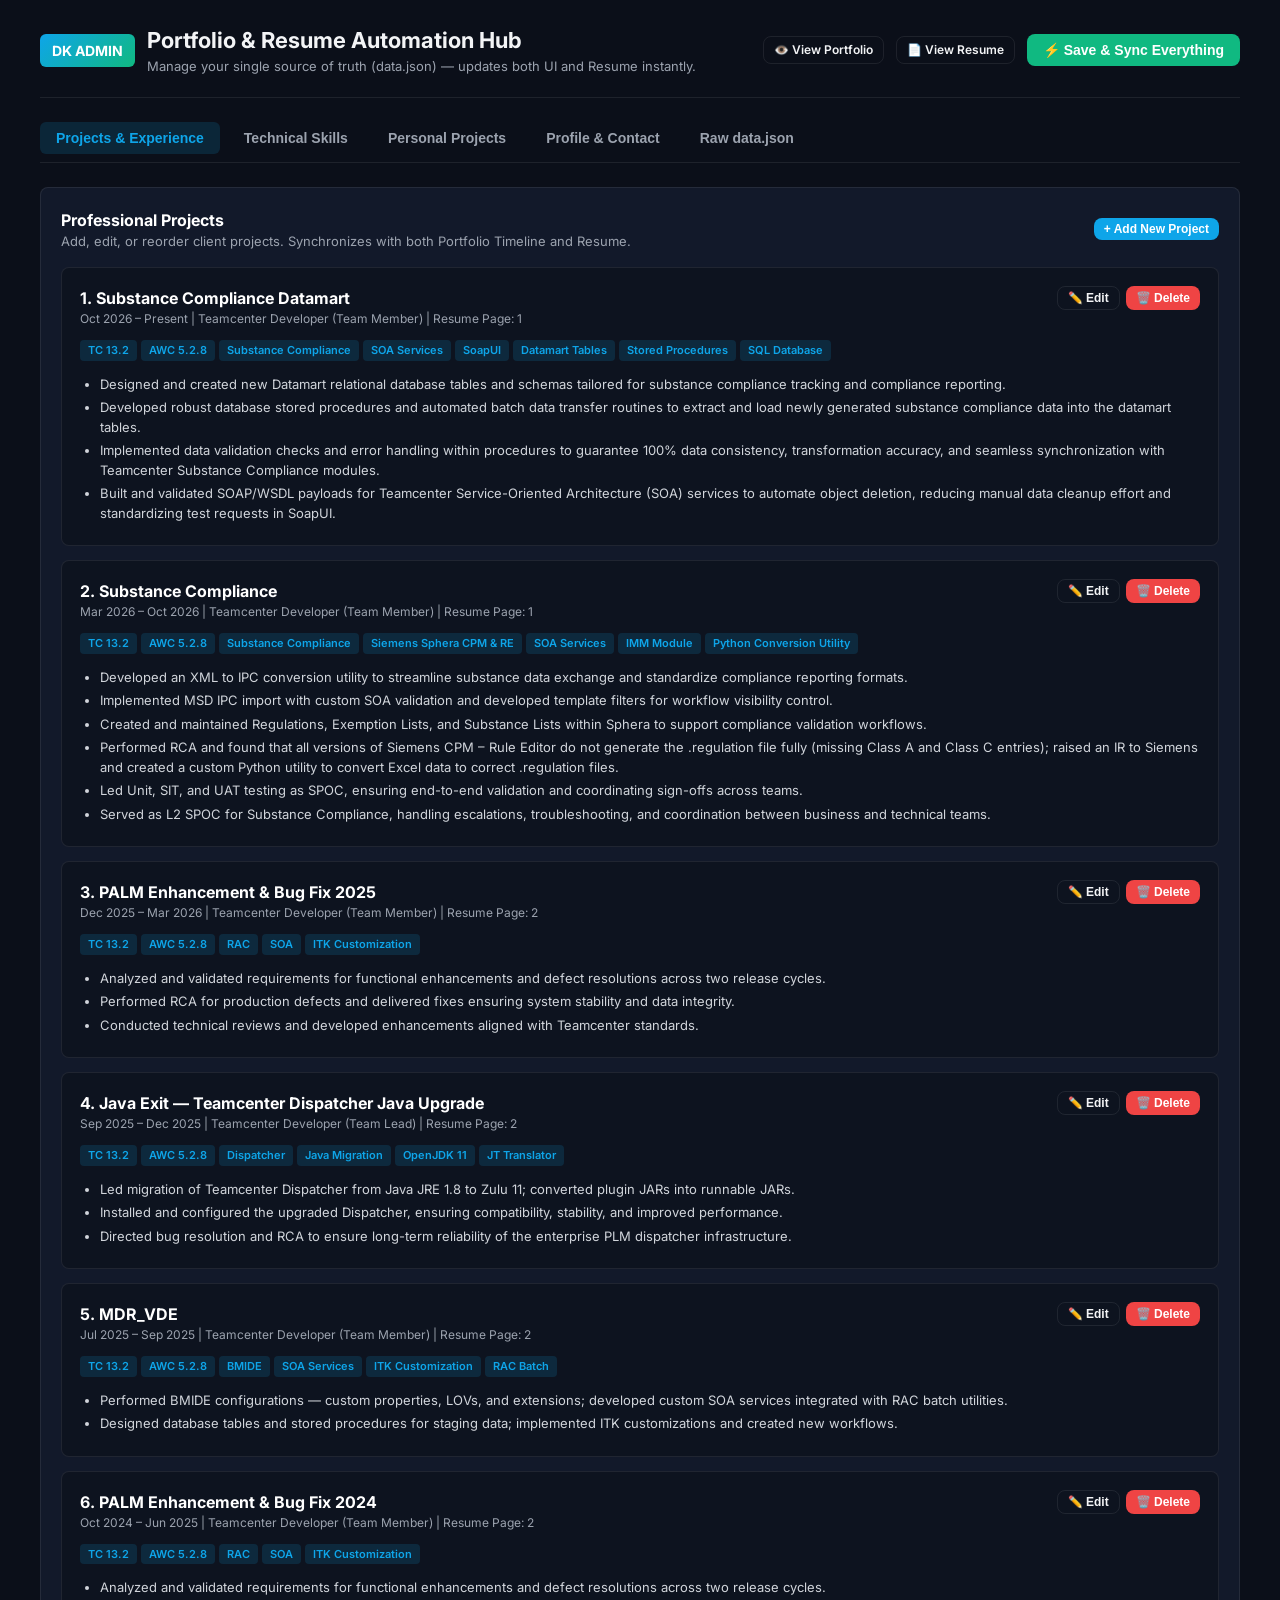
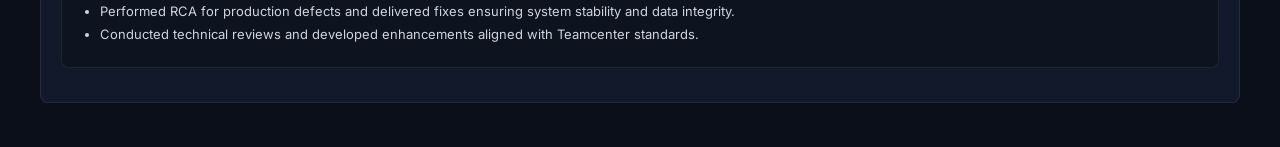
<file: admin.html>
<!DOCTYPE html>
<html lang="en">
<head>
  <meta charset="UTF-8">
  <meta name="viewport" content="width=device-width, initial-scale=1.0">
  <title>Portfolio & Resume Manager | Dinesh K</title>
  <link rel="preconnect" href="https://fonts.googleapis.com">
  <link rel="preconnect" href="https://fonts.gstatic.com" crossorigin>
  <link href="https://fonts.googleapis.com/css2?family=Inter:wght@400;500;600;700&family=Fira+Code:wght@400;500&display=swap" rel="stylesheet">
  <style>
    :root {
      --bg-dark: #0b0f19;
      --card-bg: rgba(22, 30, 49, 0.75);
      --card-border: rgba(255, 255, 255, 0.08);
      --primary: #0ea5e9;
      --primary-hover: #0284c7;
      --accent: #10b981;
      --text: #f3f4f6;
      --text-muted: #9ca3af;
      --danger: #ef4444;
      --radius: 8px;
    }

    * {
      box-sizing: border-box;
      margin: 0;
      padding: 0;
    }

    body {
      background-color: var(--bg-dark);
      color: var(--text);
      font-family: 'Inter', -apple-system, sans-serif;
      padding: 24px;
      line-height: 1.5;
    }

    .container {
      max-width: 1200px;
      margin: 0 auto;
    }

    /* Top Header */
    header {
      display: flex;
      justify-content: space-between;
      align-items: center;
      padding-bottom: 20px;
      margin-bottom: 24px;
      border-bottom: 1px solid var(--card-border);
    }

    .brand {
      display: flex;
      align-items: center;
      gap: 12px;
    }

    .brand-badge {
      background: linear-gradient(135deg, #0ea5e9, #10b981);
      color: #fff;
      font-weight: 700;
      font-size: 14px;
      padding: 6px 12px;
      border-radius: 6px;
    }

    h1 {
      font-size: 22px;
      font-weight: 700;
    }

    .header-actions {
      display: flex;
      gap: 12px;
      align-items: center;
    }

    .btn {
      padding: 8px 16px;
      border-radius: var(--radius);
      font-size: 14px;
      font-weight: 600;
      cursor: pointer;
      display: inline-flex;
      align-items: center;
      gap: 8px;
      text-decoration: none;
      transition: all 0.2s ease;
      border: none;
    }

    .btn-primary {
      background: var(--primary);
      color: #fff;
    }
    .btn-primary:hover {
      background: var(--primary-hover);
    }

    .btn-success {
      background: var(--accent);
      color: #fff;
    }
    .btn-success:hover {
      opacity: 0.9;
    }

    .btn-outline {
      background: transparent;
      border: 1px solid var(--card-border);
      color: var(--text);
    }
    .btn-outline:hover {
      background: rgba(255, 255, 255, 0.05);
    }

    .btn-danger {
      background: var(--danger);
      color: #fff;
    }

    .btn-sm {
      padding: 4px 10px;
      font-size: 12px;
    }

    /* Tabs */
    .tabs {
      display: flex;
      gap: 8px;
      margin-bottom: 24px;
      border-bottom: 1px solid var(--card-border);
      padding-bottom: 8px;
    }

    .tab-btn {
      background: transparent;
      border: none;
      color: var(--text-muted);
      padding: 8px 16px;
      font-size: 14px;
      font-weight: 600;
      cursor: pointer;
      border-radius: 6px;
      transition: all 0.2s;
    }

    .tab-btn.active {
      color: #fff;
      background: rgba(14, 165, 233, 0.15);
      color: var(--primary);
    }

    .tab-content {
      display: none;
    }
    .tab-content.active {
      display: block;
    }

    /* Cards */
    .card {
      background: var(--card-bg);
      border: 1px solid var(--card-border);
      border-radius: var(--radius);
      padding: 20px;
      margin-bottom: 20px;
    }

    .card-header {
      display: flex;
      justify-content: space-between;
      align-items: center;
      margin-bottom: 16px;
    }

    .card-title {
      font-size: 16px;
      font-weight: 700;
      color: #fff;
    }

    /* Forms */
    .form-grid {
      display: grid;
      grid-template-columns: repeat(auto-fit, minmax(280px, 1fr));
      gap: 16px;
      margin-bottom: 16px;
    }

    .form-group {
      margin-bottom: 14px;
    }

    label {
      display: block;
      font-size: 12px;
      font-weight: 600;
      color: var(--text-muted);
      margin-bottom: 6px;
      text-transform: uppercase;
      letter-spacing: 0.5px;
    }

    input, textarea, select {
      width: 100%;
      padding: 9px 12px;
      background: rgba(11, 15, 25, 0.7);
      border: 1px solid var(--card-border);
      border-radius: 6px;
      color: var(--text);
      font-family: inherit;
      font-size: 14px;
      outline: none;
    }
    input:focus, textarea:focus, select:focus {
      border-color: var(--primary);
    }

    textarea {
      resize: vertical;
      min-height: 80px;
    }

    /* Project Items */
    .project-item {
      background: rgba(11, 15, 25, 0.6);
      border: 1px solid var(--card-border);
      border-radius: 8px;
      padding: 18px;
      margin-bottom: 14px;
      transition: border 0.2s;
    }
    .project-item:hover {
      border-color: rgba(14, 165, 233, 0.4);
    }

    .project-header-row {
      display: flex;
      justify-content: space-between;
      align-items: flex-start;
      margin-bottom: 8px;
    }

    .project-title-text {
      font-size: 16px;
      font-weight: 700;
      color: #fff;
    }

    .project-meta-tag {
      font-size: 12px;
      color: var(--text-muted);
    }

    .badge {
      display: inline-block;
      padding: 2px 8px;
      border-radius: 4px;
      font-size: 11px;
      font-weight: 600;
      background: rgba(14, 165, 233, 0.15);
      color: var(--primary);
      margin-right: 4px;
      margin-bottom: 4px;
    }

    .bullets-preview {
      margin-top: 10px;
      padding-left: 20px;
      font-size: 13px;
      color: #d1d5db;
    }
    .bullets-preview li {
      margin-bottom: 4px;
    }

    /* Modal Dialogs */
    .modal-backdrop {
      position: fixed;
      top: 0;
      left: 0;
      right: 0;
      bottom: 0;
      background: rgba(0, 0, 0, 0.75);
      backdrop-filter: blur(4px);
      display: none;
      align-items: center;
      justify-content: center;
      z-index: 1000;
      padding: 20px;
    }
    .modal-backdrop.show {
      display: flex;
    }
    .modal-box {
      background: #111827;
      border: 1px solid rgba(255, 255, 255, 0.15);
      border-radius: 12px;
      width: 100%;
      max-width: 650px;
      max-height: 90vh;
      overflow-y: auto;
      padding: 24px;
      box-shadow: 0 20px 40px rgba(0, 0, 0, 0.6);
      animation: modalFade 0.2s ease;
    }
    @keyframes modalFade {
      from { opacity: 0; transform: scale(0.96); }
      to { opacity: 1; transform: scale(1); }
    }
    .modal-header {
      display: flex;
      justify-content: space-between;
      align-items: center;
      margin-bottom: 20px;
      padding-bottom: 12px;
      border-bottom: 1px solid rgba(255, 255, 255, 0.1);
    }
    .modal-header h3 {
      font-size: 18px;
      font-weight: 700;
      color: #fff;
    }
    .modal-close-btn {
      background: transparent;
      border: none;
      color: var(--text-muted);
      font-size: 24px;
      cursor: pointer;
      line-height: 1;
    }
    .modal-close-btn:hover {
      color: #fff;
    }
    .modal-footer {
      display: flex;
      justify-content: flex-end;
      gap: 12px;
      margin-top: 20px;
      padding-top: 16px;
      border-top: 1px solid rgba(255, 255, 255, 0.1);
    }

    /* Notification Toast */
    #toast {
      position: fixed;
      bottom: 24px;
      right: 24px;
      background: #047857;
      color: #fff;
      padding: 12px 20px;
      border-radius: 8px;
      font-weight: 600;
      box-shadow: 0 10px 25px rgba(0,0,0,0.4);
      display: none;
      z-index: 2000;
      animation: fadeIn 0.3s ease;
    }

    @keyframes fadeIn {
      from { opacity: 0; transform: translateY(10px); }
      to { opacity: 1; transform: translateY(0); }
    }
  </style>
</head>
<body>

  <div class="container">
    <!-- Header -->
    <header>
      <div class="brand">
        <span class="brand-badge">DK ADMIN</span>
        <div>
          <h1>Portfolio &amp; Resume Automation Hub</h1>
          <p style="font-size: 13px; color: var(--text-muted);">Manage your single source of truth (data.json) — updates both UI and Resume instantly.</p>
        </div>
      </div>
      <div class="header-actions">
        <a href="index.html" target="_blank" class="btn btn-outline btn-sm">👁️ View Portfolio</a>
        <a href="resume.html" target="_blank" class="btn btn-outline btn-sm">📄 View Resume</a>
        <button id="save-sync-btn" class="btn btn-success">⚡ Save &amp; Sync Everything</button>
      </div>
    </header>

    <!-- Navigation Tabs -->
    <div class="tabs">
      <button class="tab-btn active" data-tab="projects-tab">Projects &amp; Experience</button>
      <button class="tab-btn" data-tab="skills-tab">Technical Skills</button>
      <button class="tab-btn" data-tab="personal-projects-tab">Personal Projects</button>
      <button class="tab-btn" data-tab="profile-tab">Profile &amp; Contact</button>
      <button class="tab-btn" data-tab="raw-json-tab">Raw data.json</button>
    </div>

    <!-- TAB 1: Projects -->
    <div id="projects-tab" class="tab-content active">
      <div class="card">
        <div class="card-header">
          <div>
            <h2 class="card-title">Professional Projects</h2>
            <p style="font-size: 13px; color: var(--text-muted);">Add, edit, or reorder client projects. Synchronizes with both Portfolio Timeline and Resume.</p>
          </div>
          <button id="add-project-btn" class="btn btn-primary btn-sm">+ Add New Project</button>
        </div>
        <div id="projects-list">
          <!-- Rendered dynamically -->
        </div>
      </div>
    </div>

    <!-- TAB 2: Skills -->
    <div id="skills-tab" class="tab-content">
      <div class="card">
        <div class="card-header">
          <h2 class="card-title">Skills Categories</h2>
          <p style="font-size: 13px; color: var(--text-muted);">Edit skill tags grouped by category.</p>
        </div>
        <div id="skills-categories-container">
          <!-- Rendered dynamically -->
        </div>
      </div>
    </div>

    <!-- TAB 3: Personal Projects -->
    <div id="personal-projects-tab" class="tab-content">
      <div class="card">
        <div class="card-header">
          <div>
            <h2 class="card-title">Personal Projects &amp; AI Innovations</h2>
            <p style="font-size: 13px; color: var(--text-muted);">Showcase your web apps, AI tools, and repositories.</p>
          </div>
          <button id="add-personal-project-btn" class="btn btn-primary btn-sm">+ Add Personal Project</button>
        </div>
        <div id="personal-projects-list">
          <!-- Rendered dynamically -->
        </div>
      </div>
    </div>

    <!-- TAB 4: Profile & Contact -->
    <div id="profile-tab" class="tab-content">
      <div class="card">
        <h2 class="card-title" style="margin-bottom: 16px;">Biographical &amp; Experience Configuration</h2>
        <div class="form-grid">
          <div class="form-group">
            <label>Full Name</label>
            <input type="text" id="prof-name">
          </div>
          <div class="form-group">
            <label>Professional Title</label>
            <input type="text" id="prof-title">
          </div>
          <div class="form-group">
            <label>Experience Start Date (YYYY-MM-DD)</label>
            <input type="date" id="prof-start-date">
          </div>
          <div class="form-group">
            <label>Email</label>
            <input type="email" id="prof-email">
          </div>
          <div class="form-group">
            <label>Phone Number</label>
            <input type="text" id="prof-phone">
          </div>
          <div class="form-group">
            <label>LinkedIn URL</label>
            <input type="text" id="prof-linkedin">
          </div>
        </div>
      </div>
    </div>

    <!-- TAB 5: Raw JSON -->
    <div id="raw-json-tab" class="tab-content">
      <div class="card">
        <div class="card-header">
          <h2 class="card-title">Direct JSON Editor</h2>
          <button id="download-json-btn" class="btn btn-outline btn-sm">📥 Download data.json</button>
        </div>
        <textarea id="raw-json-editor" style="min-height: 450px; font-family: 'Fira Code', monospace; font-size: 13px;"></textarea>
      </div>
    </div>

  </div>

  <!-- PROJECT EDIT MODAL -->
  <div class="modal-backdrop" id="project-modal">
    <div class="modal-box">
      <div class="modal-header">
        <h3 id="project-modal-title">Edit Project</h3>
        <button class="modal-close-btn" onclick="closeProjectModal()">&times;</button>
      </div>
      <div class="form-grid">
        <div class="form-group" style="grid-column: 1 / -1;">
          <label>Project Name</label>
          <input type="text" id="proj-modal-name" placeholder="e.g. Substance Compliance Datamart">
        </div>
        <div class="form-group">
          <label>Period / Dates</label>
          <input type="text" id="proj-modal-period" placeholder="e.g. Oct 2026 – Present">
        </div>
        <div class="form-group">
          <label>Role</label>
          <input type="text" id="proj-modal-role" placeholder="e.g. Teamcenter Developer">
        </div>
        <div class="form-group">
          <label>Team Role</label>
          <input type="text" id="proj-modal-team-role" placeholder="e.g. Team Member or Team Lead">
        </div>
        <div class="form-group">
          <label>Resume Page</label>
          <select id="proj-modal-page">
            <option value="1">Page 1</option>
            <option value="2">Page 2</option>
          </select>
        </div>
        <div class="form-group" style="grid-column: 1 / -1;">
          <label>Tech Line for Resume</label>
          <input type="text" id="proj-modal-tech-resume" placeholder="e.g. TC 13.2.4, AW 5.2.4, Substance Compliance, SQL Stored Procedures">
        </div>
        <div class="form-group" style="grid-column: 1 / -1;">
          <label>Portfolio Tech Tags (comma separated)</label>
          <input type="text" id="proj-modal-tech-tags" placeholder="e.g. TC 13.2.4, AW 5.2.4, Substance Compliance, Datamart Tables, SQL Database">
        </div>
        <div class="form-group" style="grid-column: 1 / -1;">
          <label>Filter Categories (space separated: customization, configuration, lead)</label>
          <input type="text" id="proj-modal-categories" placeholder="e.g. customization configuration">
        </div>
        <div class="form-group" style="grid-column: 1 / -1;">
          <label>Bullet Points (One bullet per line)</label>
          <textarea id="proj-modal-bullets" style="min-height: 120px;" placeholder="Enter each bullet on a new line..."></textarea>
        </div>
      </div>
      <div class="modal-footer">
        <button class="btn btn-outline" onclick="closeProjectModal()">Cancel</button>
        <button class="btn btn-primary" onclick="saveProjectFromModal()">Save Project</button>
      </div>
    </div>
  </div>

  <!-- PERSONAL PROJECT EDIT MODAL -->
  <div class="modal-backdrop" id="personal-project-modal">
    <div class="modal-box">
      <div class="modal-header">
        <h3 id="personal-modal-title">Edit Personal Project</h3>
        <button class="modal-close-btn" onclick="closePersonalModal()">&times;</button>
      </div>
      <div class="form-grid">
        <div class="form-group" style="grid-column: 1 / -1;">
          <label>Project Title</label>
          <input type="text" id="pers-modal-title" placeholder="e.g. TC Buddy — AI Teamcenter ITK Code Generator">
        </div>
        <div class="form-group">
          <label>Status</label>
          <select id="pers-modal-status">
            <option value="Live">Live</option>
            <option value="In Progress">In Progress</option>
            <option value="70% Complete">70% Complete</option>
            <option value="Beta">Beta</option>
          </select>
        </div>
        <div class="form-group">
          <label>Button Action Text</label>
          <input type="text" id="pers-modal-btn-text" placeholder="e.g. Visit Live Web App">
        </div>
        <div class="form-group" style="grid-column: 1 / -1;">
          <label>Project URL / Live Link</label>
          <input type="text" id="pers-modal-url" placeholder="e.g. https://tc-buddy-pi.vercel.app">
        </div>
        <div class="form-group" style="grid-column: 1 / -1;">
          <label>Description</label>
          <textarea id="pers-modal-desc" style="min-height: 100px;" placeholder="Describe what you built, architecture, technologies..."></textarea>
        </div>
        <div class="form-group" style="grid-column: 1 / -1;">
          <label>Tech Tags (comma separated)</label>
          <input type="text" id="pers-modal-tech" placeholder="e.g. Teamcenter ITK, Ollama LLM, RAG Pipeline, Vector DB">
        </div>
      </div>
      <div class="modal-footer">
        <button class="btn btn-outline" onclick="closePersonalModal()">Cancel</button>
        <button class="btn btn-primary" onclick="savePersonalProjectFromModal()">Save Personal Project</button>
      </div>
    </div>
  </div>

  <div id="toast">Saved &amp; Synchronized!</div>

  <script>
    let globalData = null;
    let currentEditingProjectIndex = null;
    let currentEditingPersonalIndex = null;

    // Load data.json on page load
    async function loadData() {
      try {
        const res = await fetch('data.json?t=' + Date.now());
        globalData = await res.json();
        renderAll();
      } catch (e) {
        console.error('Failed to load data.json:', e);
        alert('Could not load data.json. Ensure server.py is running!');
      }
    }

    function renderAll() {
      renderProjects();
      renderSkills();
      renderPersonalProjects();
      renderProfile();
      document.getElementById('raw-json-editor').value = JSON.stringify(globalData, null, 2);
    }

    // Tab Switching
    document.querySelectorAll('.tab-btn').forEach(btn => {
      btn.addEventListener('click', () => {
        document.querySelectorAll('.tab-btn').forEach(b => b.classList.remove('active'));
        document.querySelectorAll('.tab-content').forEach(c => c.classList.remove('active'));
        btn.classList.add('active');
        document.getElementById(btn.getAttribute('data-tab')).classList.add('active');
      });
    });

    // =========================================================================
    // Professional Projects Logic
    // =========================================================================

    function renderProjects() {
      const container = document.getElementById('projects-list');
      container.innerHTML = '';

      globalData.projects.forEach((p, idx) => {
        const item = document.createElement('div');
        item.className = 'project-item';
        item.innerHTML = `
          <div class="project-header-row">
            <div>
              <div class="project-title-text">${idx + 1}. ${p.name}</div>
              <div class="project-meta-tag">${p.period} | ${p.role} (${p.teamRole}) | Resume Page: ${p.page || 1}</div>
            </div>
            <div style="display: flex; gap: 6px;">
              <button class="btn btn-outline btn-sm" onclick="editProject(${idx})">✏️ Edit</button>
              <button class="btn btn-danger btn-sm" onclick="deleteProject(${idx})">🗑️ Delete</button>
            </div>
          </div>
          <div style="margin: 8px 0;">
            ${(p.techTags || []).map(t => `<span class="badge">${t}</span>`).join('')}
          </div>
          <ul class="bullets-preview">
            ${(p.bullets || []).map(b => `<li>${b}</li>`).join('')}
          </ul>
        `;
        container.appendChild(item);
      });
    }

    function editProject(idx) {
      currentEditingProjectIndex = idx;
      const p = globalData.projects[idx];
      document.getElementById('project-modal-title').textContent = `Edit Project: ${p.name}`;
      document.getElementById('proj-modal-name').value = p.name || '';
      document.getElementById('proj-modal-period').value = p.period || '';
      document.getElementById('proj-modal-role').value = p.role || 'Teamcenter Developer';
      document.getElementById('proj-modal-team-role').value = p.teamRole || 'Team Member';
      document.getElementById('proj-modal-tech-resume').value = p.techResume || '';
      document.getElementById('proj-modal-tech-tags').value = (p.techTags || []).join(', ');
      document.getElementById('proj-modal-categories').value = (p.categories || []).join(' ');
      document.getElementById('proj-modal-page').value = p.page || 1;
      document.getElementById('proj-modal-bullets').value = (p.bullets || []).join('\n');
      document.getElementById('project-modal').classList.add('show');
    }

    function openAddProjectModal() {
      currentEditingProjectIndex = null;
      document.getElementById('project-modal-title').textContent = 'Add New Project';
      document.getElementById('proj-modal-name').value = '';
      document.getElementById('proj-modal-period').value = 'Present';
      document.getElementById('proj-modal-role').value = 'Teamcenter Developer';
      document.getElementById('proj-modal-team-role').value = 'Team Member';
      document.getElementById('proj-modal-tech-resume').value = 'TC 13.2.4, AW 5.2.4';
      document.getElementById('proj-modal-tech-tags').value = 'TC 13.2.4, AW 5.2.4';
      document.getElementById('proj-modal-categories').value = 'customization';
      document.getElementById('proj-modal-page').value = 1;
      document.getElementById('proj-modal-bullets').value = '';
      document.getElementById('project-modal').classList.add('show');
    }

    function closeProjectModal() {
      document.getElementById('project-modal').classList.remove('show');
    }

    function saveProjectFromModal() {
      const name = document.getElementById('proj-modal-name').value.trim();
      if (!name) {
        alert('Project Name is required');
        return;
      }
      const period = document.getElementById('proj-modal-period').value.trim() || 'Present';
      const role = document.getElementById('proj-modal-role').value.trim() || 'Teamcenter Developer';
      const teamRole = document.getElementById('proj-modal-team-role').value.trim() || 'Team Member';
      const techResume = document.getElementById('proj-modal-tech-resume').value.trim();
      const techTags = document.getElementById('proj-modal-tech-tags').value.split(',').map(s => s.trim()).filter(Boolean);
      const categories = document.getElementById('proj-modal-categories').value.split(' ').map(s => s.trim()).filter(Boolean);
      const page = parseInt(document.getElementById('proj-modal-page').value) || 1;
      const bullets = document.getElementById('proj-modal-bullets').value.split('\n').map(s => s.trim()).filter(Boolean);

      const projectObj = {
        id: name.toLowerCase().replace(/[^a-z0-9]+/g, '-'),
        name,
        period,
        role,
        teamRole,
        techResume: techResume || techTags.join(', '),
        techTags: techTags.length ? techTags : ['TC 13.2.4', 'AW 5.2.4'],
        categories: categories.length ? categories : ['customization'],
        page,
        bullets
      };

      if (currentEditingProjectIndex !== null) {
        globalData.projects[currentEditingProjectIndex] = projectObj;
      } else {
        globalData.projects.unshift(projectObj);
      }

      closeProjectModal();
      renderProjects();
      showToast('Project updated! Click "Save & Sync Everything" to apply to UI & Resume.');
    }

    function deleteProject(idx) {
      if (confirm(`Delete "${globalData.projects[idx].name}"?`)) {
        globalData.projects.splice(idx, 1);
        renderProjects();
      }
    }

    document.getElementById('add-project-btn').addEventListener('click', openAddProjectModal);

    // =========================================================================
    // Personal Projects Logic
    // =========================================================================

    function renderPersonalProjects() {
      const container = document.getElementById('personal-projects-list');
      container.innerHTML = '';
      (globalData.personalProjects || []).forEach((p, idx) => {
        const item = document.createElement('div');
        item.className = 'project-item';
        item.innerHTML = `
          <div class="project-header-row">
            <div>
              <div class="project-title-text">${p.title}</div>
              <div class="project-meta-tag"><a href="${p.url}" target="_blank" style="color: var(--primary);">${p.url}</a> | Status: <span class="badge">${p.status}</span></div>
            </div>
            <div style="display: flex; gap: 6px;">
              <button class="btn btn-outline btn-sm" onclick="editPersonalProject(${idx})">✏️ Edit</button>
              <button class="btn btn-danger btn-sm" onclick="deletePersonalProject(${idx})">🗑️ Delete</button>
            </div>
          </div>
          <p style="font-size: 13px; color: #d1d5db; margin: 8px 0;">${p.description}</p>
          <div>
            ${(p.tech || []).map(t => `<span class="badge">${t}</span>`).join('')}
          </div>
        `;
        container.appendChild(item);
      });
    }

    function editPersonalProject(idx) {
      currentEditingPersonalIndex = idx;
      const p = globalData.personalProjects[idx];
      document.getElementById('personal-modal-title').textContent = `Edit Personal Project: ${p.title}`;
      document.getElementById('pers-modal-title').value = p.title || '';
      document.getElementById('pers-modal-status').value = p.status || 'Live';
      document.getElementById('pers-modal-url').value = p.url || '';
      document.getElementById('pers-modal-btn-text').value = p.buttonText || 'Visit Live Web App';
      document.getElementById('pers-modal-desc').value = p.description || '';
      document.getElementById('pers-modal-tech').value = (p.tech || []).join(', ');
      document.getElementById('personal-project-modal').classList.add('show');
    }

    function openAddPersonalProjectModal() {
      currentEditingPersonalIndex = null;
      document.getElementById('personal-modal-title').textContent = 'Add Personal Project';
      document.getElementById('pers-modal-title').value = '';
      document.getElementById('pers-modal-status').value = 'Live';
      document.getElementById('pers-modal-url').value = '';
      document.getElementById('pers-modal-btn-text').value = 'Visit Live Web App';
      document.getElementById('pers-modal-desc').value = '';
      document.getElementById('pers-modal-tech').value = '';
      document.getElementById('personal-project-modal').classList.add('show');
    }

    function closePersonalModal() {
      document.getElementById('personal-project-modal').classList.remove('show');
    }

    function savePersonalProjectFromModal() {
      const title = document.getElementById('pers-modal-title').value.trim();
      if (!title) {
        alert('Project Title is required');
        return;
      }
      const status = document.getElementById('pers-modal-status').value.trim() || 'Live';
      const url = document.getElementById('pers-modal-url').value.trim();
      const buttonText = document.getElementById('pers-modal-btn-text').value.trim() || 'Visit Live Web App';
      const description = document.getElementById('pers-modal-desc').value.trim();
      const tech = document.getElementById('pers-modal-tech').value.split(',').map(s => s.trim()).filter(Boolean);

      const personalObj = {
        id: title.toLowerCase().replace(/[^a-z0-9]+/g, '-'),
        title,
        status,
        statusColor: status.toLowerCase() === 'live' ? 'green' : 'blue',
        url,
        buttonText,
        description,
        tech
      };

      if (currentEditingPersonalIndex !== null) {
        globalData.personalProjects[currentEditingPersonalIndex] = personalObj;
      } else {
        globalData.personalProjects.push(personalObj);
      }

      closePersonalModal();
      renderPersonalProjects();
      showToast('Personal project updated! Click "Save & Sync Everything" to apply to UI & Resume.');
    }

    function deletePersonalProject(idx) {
      if (confirm(`Delete "${globalData.personalProjects[idx].title}"?`)) {
        globalData.personalProjects.splice(idx, 1);
        renderPersonalProjects();
      }
    }

    document.getElementById('add-personal-project-btn').addEventListener('click', openAddPersonalProjectModal);

    // =========================================================================
    // Skills Logic
    // =========================================================================

    function renderSkills() {
      const container = document.getElementById('skills-categories-container');
      container.innerHTML = '';
      
      const mapping = [
        { key: 'coreTC', title: 'Core Teamcenter' },
        { key: 'integration', title: 'Integration & Upgrade' },
        { key: 'programming', title: 'Programming & Database' },
        { key: 'tools', title: 'Tools & Platforms' },
        { key: 'documentation', title: 'Documentation & Guides' }
      ];

      mapping.forEach(m => {
        const items = globalData.skills[m.key] || [];
        const group = document.createElement('div');
        group.className = 'form-group';
        group.innerHTML = `
          <label>${m.title}</label>
          <div style="display: flex; flex-wrap: wrap; gap: 6px; margin-bottom: 8px;">
            ${items.map((s, sIdx) => `
              <span class="badge" style="display: inline-flex; align-items: center; gap: 5px; padding: 4px 8px;">
                <span style="cursor: pointer; opacity: 0.6; font-size: 10px;" title="Move Left / Earlier" onclick="moveSkill('${m.key}', ${sIdx}, -1)">◀</span>
                <strong>${s.name}</strong>
                <span style="cursor: pointer; opacity: 0.6; font-size: 10px;" title="Move Right / Later" onclick="moveSkill('${m.key}', ${sIdx}, 1)">▶</span>
                <span style="cursor: pointer; opacity: 0.7; color: #ef4444; margin-left: 3px;" title="Delete" onclick="removeSkill('${m.key}', ${sIdx})">&times;</span>
              </span>
            `).join('')}
          </div>
          <div style="display: flex; gap: 8px;">
            <input type="text" placeholder="Add skill name..." id="new-skill-${m.key}">
            <button class="btn btn-outline btn-sm" onclick="addSkill('${m.key}')">+ Add</button>
          </div>
        `;
        container.appendChild(group);
      });
    }

    function moveSkill(categoryKey, idx, direction) {
      const list = globalData.skills[categoryKey];
      const targetIdx = idx + direction;
      if (targetIdx < 0 || targetIdx >= list.length) return;
      const temp = list[idx];
      list[idx] = list[targetIdx];
      list[targetIdx] = temp;
      renderSkills();
    }

    function addSkill(categoryKey) {
      const input = document.getElementById(`new-skill-${categoryKey}`);
      const val = input.value.trim();
      if (!val) return;
      globalData.skills[categoryKey].push({ name: val, icon: val.substring(0, 3).toUpperCase() });
      input.value = '';
      renderSkills();
    }

    function removeSkill(categoryKey, idx) {
      globalData.skills[categoryKey].splice(idx, 1);
      renderSkills();
    }

    // =========================================================================
    // Profile & Bio Logic
    // =========================================================================

    function renderProfile() {
      const p = globalData.personal;
      document.getElementById('prof-name').value = p.name || '';
      document.getElementById('prof-title').value = p.title || '';
      document.getElementById('prof-start-date').value = p.experienceStartDate || '';
      document.getElementById('prof-email').value = p.email || '';
      document.getElementById('prof-phone').value = p.phone || '';
      document.getElementById('prof-linkedin').value = p.linkedin || '';
    }

    function updateProfileFromInputs() {
      const p = globalData.personal;
      p.name = document.getElementById('prof-name').value;
      p.title = document.getElementById('prof-title').value;
      p.experienceStartDate = document.getElementById('prof-start-date').value;
      p.email = document.getElementById('prof-email').value;
      p.phone = document.getElementById('prof-phone').value;
      p.linkedin = document.getElementById('prof-linkedin').value;
    }

    // =========================================================================
    // Save & Synchronize Handler
    // =========================================================================

    document.getElementById('save-sync-btn').addEventListener('click', async () => {
      updateProfileFromInputs();

      const activeTab = document.querySelector('.tab-btn.active').getAttribute('data-tab');
      if (activeTab === 'raw-json-tab') {
        try {
          globalData = JSON.parse(document.getElementById('raw-json-editor').value);
        } catch (e) {
          alert('Invalid JSON syntax: ' + e.message);
          return;
        }
      }

      const btn = document.getElementById('save-sync-btn');
      btn.textContent = 'Saving & Syncing...';
      btn.disabled = true;

      try {
        const response = await fetch('/api/save', {
          method: 'POST',
          headers: { 'Content-Type': 'application/json' },
          body: JSON.stringify(globalData, null, 2)
        });

        if (response.ok) {
          showToast('✅ Saved & Synchronized to Portfolio and Resume!');
          renderAll();
        } else {
          fallbackSave();
        }
      } catch (err) {
        fallbackSave();
      } finally {
        btn.textContent = '⚡ Save & Sync Everything';
        btn.disabled = false;
      }
    });

    document.getElementById('download-json-btn').addEventListener('click', fallbackSave);

    function fallbackSave() {
      const blob = new Blob([JSON.stringify(globalData, null, 2)], { type: 'application/json' });
      const url = URL.createObjectURL(blob);
      const a = document.createElement('a');
      a.href = url;
      a.download = 'data.json';
      a.click();
      URL.revokeObjectURL(url);
      alert('Downloaded updated data.json! Place it in the repository and run: python sync.py');
    }

    function showToast(msg) {
      const toast = document.getElementById('toast');
      toast.textContent = msg;
      toast.style.display = 'block';
      setTimeout(() => { toast.style.display = 'none'; }, 3500);
    }

    // Close modals on clicking backdrop
    window.addEventListener('click', (e) => {
      if (e.target.classList.contains('modal-backdrop')) {
        closeProjectModal();
        closePersonalModal();
      }
    });

    // Initial Load
    loadData();
  </script>
</body>
</html>
</file>
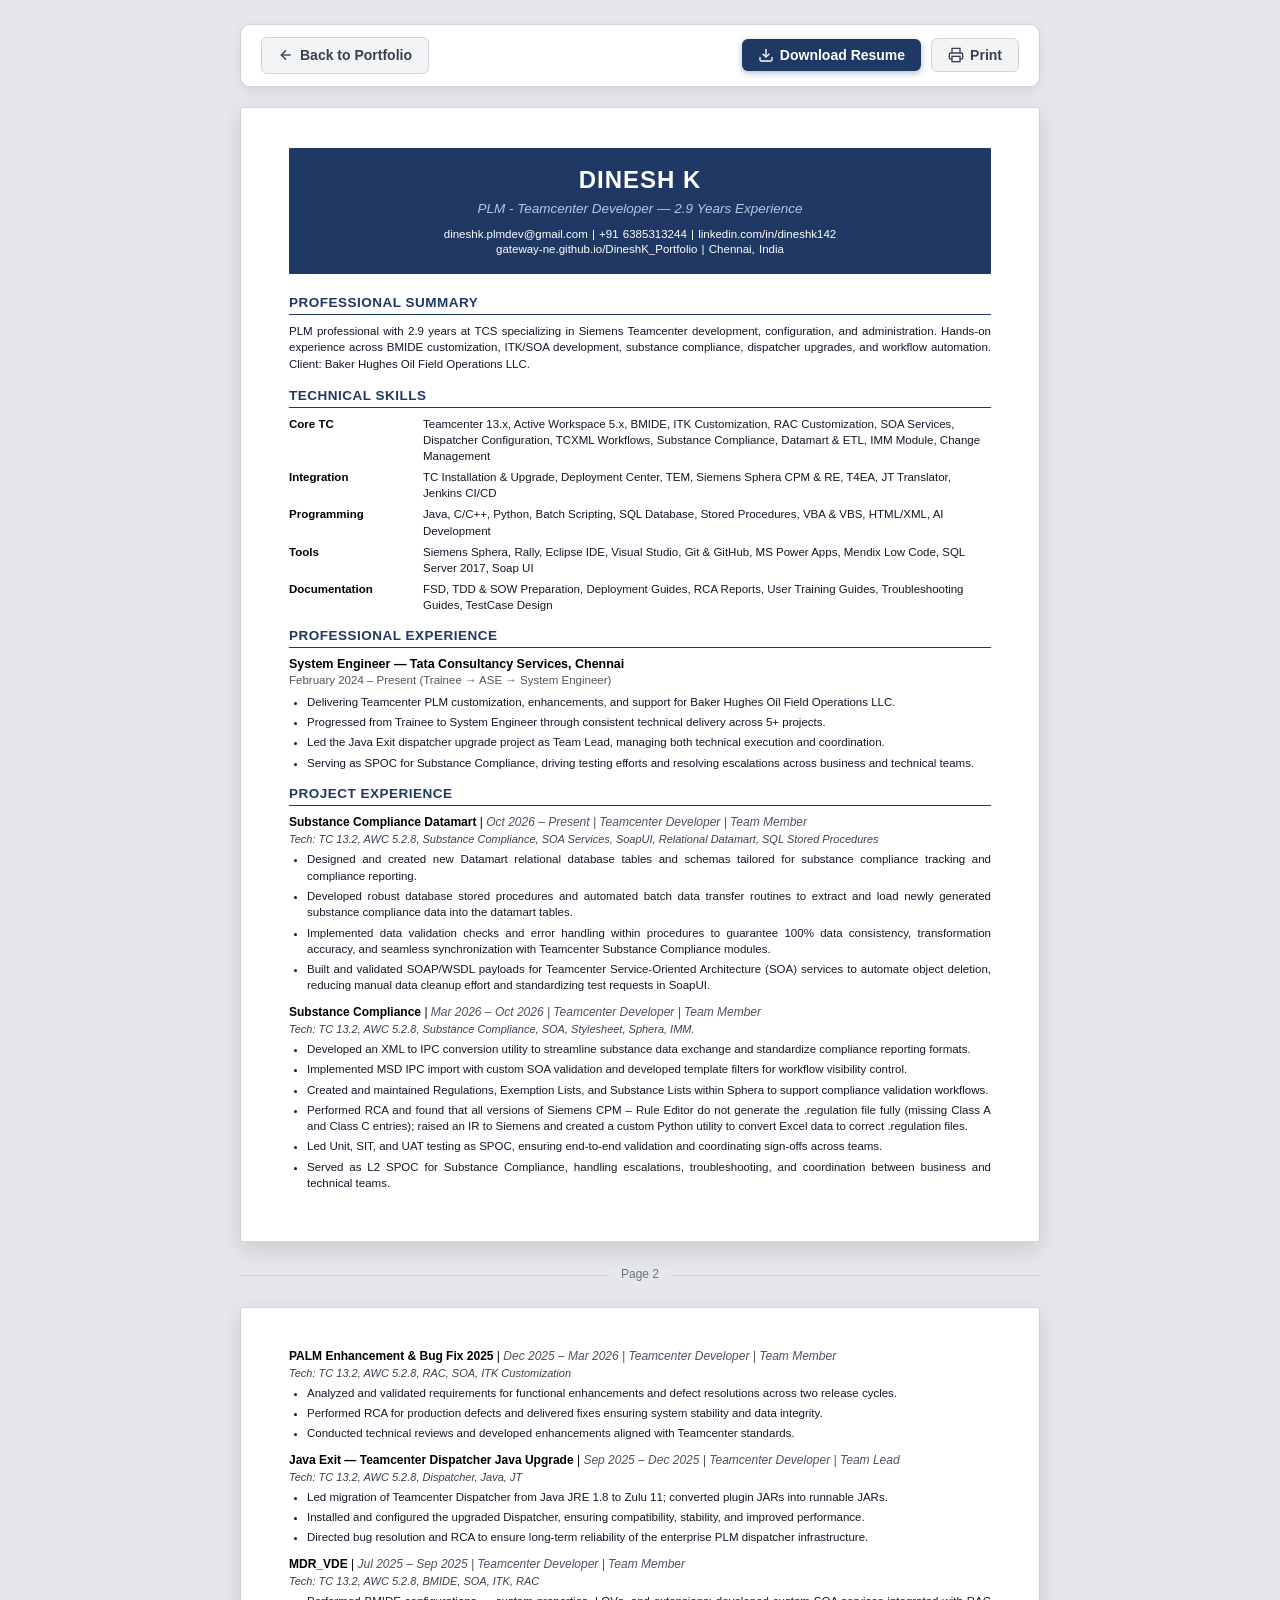
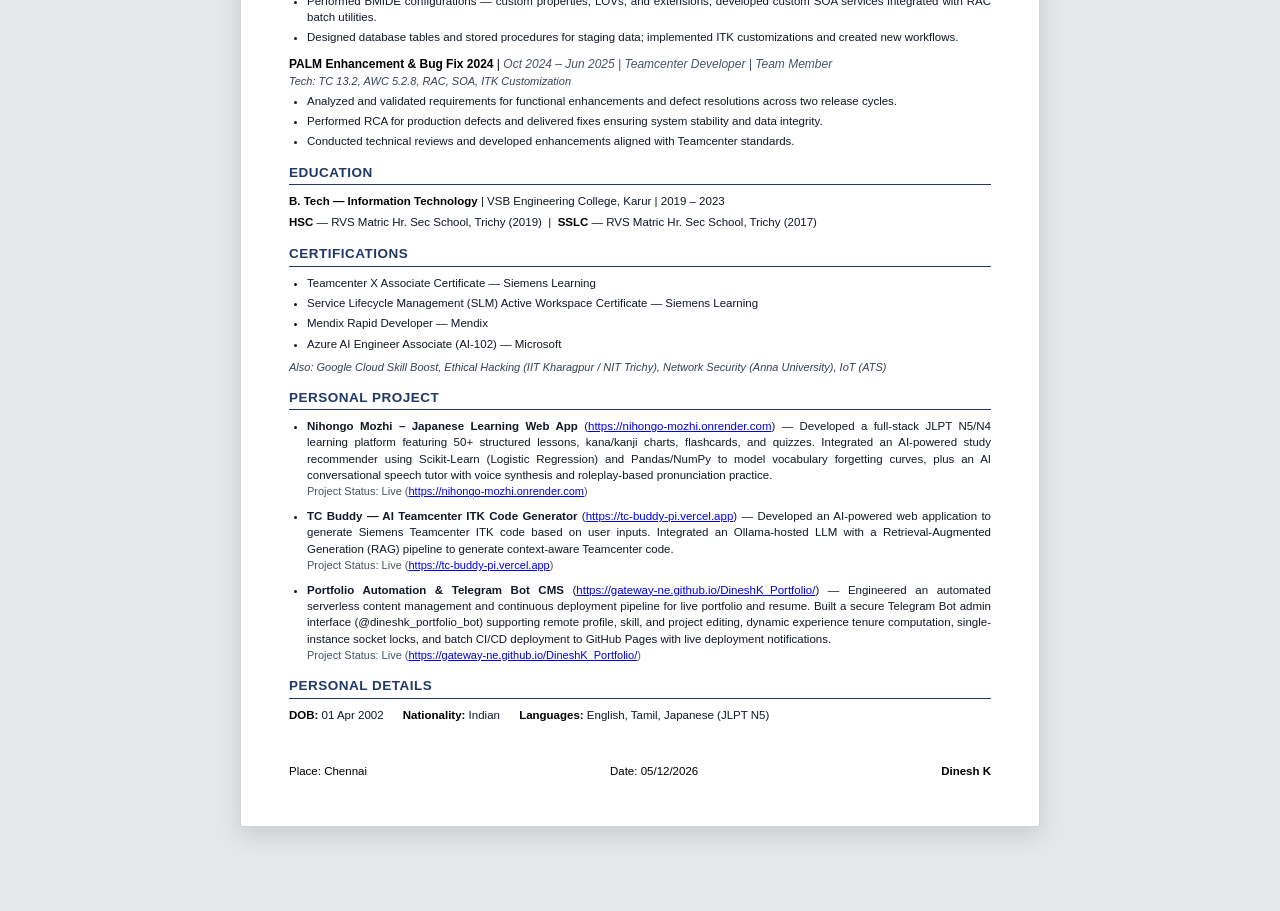
<file: resume.html>
<!DOCTYPE html>
<html lang="en">
<head>
  <meta charset="UTF-8">
  <meta name="viewport" content="width=device-width, initial-scale=1.0">
  <title>Dinesh K - Resume | PLM & Teamcenter Developer</title>
  <meta name="description" content="Resume of Dinesh K - Siemens Teamcenter & PLM Developer.">
  <link rel="preconnect" href="https://fonts.googleapis.com">
  <link rel="preconnect" href="https://fonts.gstatic.com" crossorigin>
  <link href="https://fonts.googleapis.com/css2?family=Segoe+UI:ital,wght@0,400;0,600;0,700;1,400&family=Inter:wght@400;500;600;700&display=swap" rel="stylesheet">
  <!-- Local html2pdf for dynamic PDF download with updated experience years -->
  <script src="assets/html2pdf.bundle.min.js"></script>
  <style>
    :root {
      --bg-page: #e5e7eb;
      --paper-bg: #ffffff;
      --navy-primary: #1f3864;
      --navy-secondary: #2f5597;
      --text-dark: #000000;
      --text-body: #111827;
      --text-muted: #374151;
      --text-light: #555555;
      --sub-blue: #b4c6e7;
    }

    *, *::before, *::after {
      box-sizing: border-box;
      margin: 0;
      padding: 0;
    }

    body {
      background-color: var(--bg-page);
      font-family: 'Segoe UI', Arial, sans-serif;
      color: var(--text-body);
      line-height: 1.35;
      padding: 24px 12px 60px;
      -webkit-font-smoothing: antialiased;
    }

    /* Action bar at the top */
    .action-bar {
      max-width: 800px;
      margin: 0 auto 20px;
      display: flex;
      justify-content: space-between;
      align-items: center;
      flex-wrap: wrap;
      gap: 12px;
      background: #ffffff;
      padding: 12px 20px;
      border-radius: 10px;
      box-shadow: 0 4px 12px rgba(0,0,0,0.08);
      border: 1px solid #d1d5db;
    }

    .action-bar-left, .action-bar-right {
      display: flex;
      align-items: center;
      gap: 10px;
    }

    .btn {
      display: inline-flex;
      align-items: center;
      gap: 6px;
      padding: 8px 16px;
      font-size: 14px;
      font-weight: 600;
      border-radius: 6px;
      cursor: pointer;
      text-decoration: none;
      transition: all 0.2s ease;
      font-family: inherit;
      border: none;
    }

    .btn-back {
      background: #f3f4f6;
      color: #374151;
      border: 1px solid #d1d5db;
    }

    .btn-back:hover {
      background: #e5e7eb;
      transform: translateX(-2px);
    }

    .btn-download {
      background: #1f3864;
      color: #ffffff;
      box-shadow: 0 2px 6px rgba(31, 56, 100, 0.35);
    }

    .btn-download:hover {
      background: #16294a;
      transform: translateY(-1px);
      box-shadow: 0 4px 10px rgba(31, 56, 100, 0.45);
    }

    .btn-download:disabled {
      opacity: 0.7;
      cursor: not-allowed;
    }

    .btn-print {
      background: #f3f4f6;
      color: #374151;
      border: 1px solid #d1d5db;
    }

    .btn-print:hover {
      background: #e5e7eb;
    }

    .notice-badge {
      font-size: 12px;
      color: #047857;
      background: #d1fae5;
      padding: 4px 10px;
      border-radius: 9999px;
      font-weight: 600;
      display: inline-flex;
      align-items: center;
      gap: 4px;
    }

    /* Resume Document Wrapper (Exact A4 proportion & Original Visual Layout) */
    .resume-document {
      width: 100%;
      max-width: 800px;
      margin: 0 auto;
    }

    .resume-sheet {
      background: var(--paper-bg);
      width: 100%;
      min-height: 1120px;
      padding: 40px 48px;
      margin-bottom: 24px;
      box-shadow: 0 8px 24px rgba(0,0,0,0.12);
      border-radius: 2px;
      position: relative;
      border: 1px solid #d1d5db;
    }

    /* Top Navy Banner Box (Identical to original PDF header) */
    .resume-banner {
      background-color: var(--navy-primary);
      color: #ffffff;
      padding: 16px 20px;
      text-align: center;
      border-radius: 1px;
      margin-bottom: 20px;
    }

    .banner-name {
      font-size: 24px;
      font-weight: 700;
      letter-spacing: 1px;
      margin-bottom: 4px;
      text-transform: uppercase;
      color: #ffffff;
    }

    .banner-title {
      font-size: 13.5px;
      font-style: italic;
      color: var(--sub-blue);
      margin-bottom: 8px;
      font-weight: 400;
    }

    .banner-contact {
      font-size: 11.5px;
      color: #ffffff;
      word-spacing: 1px;
    }

    .banner-contact a {
      color: #ffffff;
      text-decoration: none;
    }

    .banner-contact a:hover {
      text-decoration: underline;
    }

    /* Section Headings */
    .section-title {
      font-size: 13.5px;
      font-weight: 700;
      text-transform: uppercase;
      color: var(--navy-primary);
      border-bottom: 1.5px solid var(--navy-primary);
      padding-bottom: 2px;
      margin-top: 14px;
      margin-bottom: 8px;
      letter-spacing: 0.5px;
    }

    .section-p {
      font-size: 11.5px;
      color: var(--text-body);
      text-align: justify;
      line-height: 1.45;
      margin-bottom: 6px;
    }

    /* Technical Skills Layout */
    .skills-grid {
      display: grid;
      grid-template-columns: 120px 1fr;
      row-gap: 5px;
      column-gap: 14px;
      font-size: 11.5px;
      line-height: 1.4;
      margin-bottom: 10px;
    }

    .skills-label {
      font-weight: 700;
      color: var(--text-dark);
    }

    .skills-value {
      color: var(--text-body);
    }

    /* Professional Experience */
    .company-title {
      font-size: 12.5px;
      font-weight: 700;
      color: var(--text-dark);
      margin-top: 4px;
    }

    .role-timeline {
      font-size: 11.5px;
      color: var(--text-light);
      margin-bottom: 5px;
    }

    .role-transition {
      font-style: italic;
      color: #4b5563;
    }

    /* Bullet Points */
    .bullet-list {
      list-style-type: disc;
      padding-left: 18px;
      margin-top: 4px;
      margin-bottom: 8px;
    }

    .bullet-list li {
      font-size: 11.5px;
      line-height: 1.42;
      color: var(--text-body);
      margin-bottom: 4px;
      text-align: justify;
    }

    /* Project Experience */
    .project-block {
      margin-bottom: 10px;
    }

    .project-header-line {
      font-size: 12px;
      margin-bottom: 2px;
      color: var(--text-dark);
    }

    .project-name {
      font-weight: 700;
    }

    .project-meta-info {
      font-style: italic;
      color: #4b5563;
    }

    .project-tech-line {
      font-size: 11px;
      font-style: italic;
      color: #374151;
      margin-bottom: 4px;
    }

    /* Education & Certifications */
    .edu-line {
      font-size: 11.5px;
      line-height: 1.5;
      margin-bottom: 4px;
    }

    .edu-line strong {
      font-weight: 700;
      color: var(--text-dark);
    }

    .cert-item {
      font-size: 11.5px;
      line-height: 1.45;
      margin-bottom: 3px;
    }

    .cert-also-line {
      font-size: 11px;
      font-style: italic;
      color: #374151;
      margin-top: 5px;
    }

    /* Personal Details */
    .personal-row {
      font-size: 11.5px;
      line-height: 1.5;
      margin-bottom: 12px;
    }

    .personal-row strong {
      color: var(--text-dark);
    }

    /* Signature footer line */
    .resume-signature-row {
      display: flex;
      justify-content: space-between;
      align-items: center;
      margin-top: 40px;
      font-size: 11.5px;
      color: var(--text-dark);
    }

    /* Visual Sheet Divider in browser */
    .sheet-break-indicator {
      text-align: center;
      font-size: 12px;
      color: #6b7280;
      margin: 10px 0 24px;
      position: relative;
    }

    .sheet-break-indicator::before {
      content: '';
      position: absolute;
      top: 50%;
      left: 0;
      right: 0;
      height: 1px;
      background: #cbd5e1;
      z-index: 0;
    }

    .sheet-break-indicator span {
      position: relative;
      background: var(--bg-page);
      padding: 0 12px;
      z-index: 1;
    }

    /* Print & PDF styling */
    @media print {
      body {
        background: #ffffff !important;
        padding: 0 !important;
      }

      .action-bar, .sheet-break-indicator {
        display: none !important;
      }

      .resume-document {
        max-width: 100% !important;
      }

      .resume-sheet {
        margin: 0 !important;
        padding: 30px 40px !important;
        box-shadow: none !important;
        border: none !important;
        min-height: auto !important;
      }

      .resume-banner {
        -webkit-print-color-adjust: exact !important;
        print-color-adjust: exact !important;
        background-color: #1f3864 !important;
      }

      .section-title {
        -webkit-print-color-adjust: exact !important;
        print-color-adjust: exact !important;
        color: #1f3864 !important;
        border-color: #1f3864 !important;
      }

      .page-break {
        page-break-before: always !important;
        break-before: page !important;
      }
    }

    @media (max-width: 680px) {
      .resume-sheet {
        padding: 24px 18px;
      }
      .skills-grid {
        grid-template-columns: 1fr;
        row-gap: 3px;
      }
      .action-bar {
        flex-direction: column;
        align-items: stretch;
      }
      .action-bar-right {
        justify-content: space-between;
      }
    }
  </style>
</head>
<body>

  <!-- Top Action Bar (Controls & PDF Download) -->
  <div class="action-bar">
    <div class="action-bar-left">
      <a href="index.html" class="btn btn-back">
        <svg viewBox="0 0 24 24" width="16" height="16" stroke="currentColor" stroke-width="2" fill="none">
          <line x1="19" y1="12" x2="5" y2="12"></line>
          <polyline points="12 19 5 12 12 5"></polyline>
        </svg>
        Back to Portfolio
      </a>
    </div>

    <div class="action-bar-right">
      <!-- PDF Download Button (Generates PDF with currently calculated years) -->
      <button id="download-pdf-btn" class="btn btn-download" title="Download Resume PDF with updated years">
        <svg viewBox="0 0 24 24" width="16" height="16" stroke="currentColor" stroke-width="2" fill="none">
          <path d="M21 15v4a2 2 0 0 1-2 2H5a2 2 0 0 1-2-2v-4"></path>
          <polyline points="7 10 12 15 17 10"></polyline>
          <line x1="12" y1="15" x2="12" y2="3"></line>
        </svg>
        <span id="download-btn-text">Download Resume</span>
      </button>

      <!-- Print / Native PDF Option -->
      <button onclick="window.print()" class="btn btn-print">
        <svg viewBox="0 0 24 24" width="16" height="16" stroke="currentColor" stroke-width="2" fill="none">
          <polyline points="6 9 6 2 18 2 18 9"></polyline>
          <path d="M6 18H4a2 2 0 0 1-2-2v-5a2 2 0 0 1 2-2h16a2 2 0 0 1 2 2v5a2 2 0 0 1-2 2h-2"></path>
          <rect x="6" y="14" width="12" height="8"></rect>
        </svg>
        Print
      </button>
    </div>
  </div>

  <!-- Resume Document Container (Original 2-Page Layout) -->
  <div class="resume-document" id="resume-document">

    <!-- PAGE 1 -->
    <div class="resume-sheet" id="resume-page-1">
      
      <!-- Top Banner -->
      <div class="resume-banner">
        <!-- SYNC:RESUME_HEADER_START -->
        <div class="banner-name">DINESH K</div>
        <div class="banner-title">
          PLM - Teamcenter Developer — <span class="exp-years-dynamic">2.9</span> Years Experience
        </div>
        <div class="banner-contact">
          <a href="mailto:dineshk.plmdev@gmail.com">dineshk.plmdev@gmail.com</a> | +91 6385313244 | <a href="https://linkedin.com/in/dineshk142" target="_blank" rel="noopener">linkedin.com/in/dineshk142</a><br>
          <a href="https://gateway-ne.github.io/DineshK_Portfolio" target="_blank" rel="noopener">gateway-ne.github.io/DineshK_Portfolio</a> | Chennai, India
        </div>
<!-- SYNC:RESUME_HEADER_END -->
      </div>

      <!-- Professional Summary -->
      <div class="section-title">PROFESSIONAL SUMMARY</div>
      <!-- SYNC:RESUME_SUMMARY_START -->
      <p class="section-p">
        PLM professional with <span class="exp-years-dynamic">2.9</span> years at TCS specializing in Siemens Teamcenter development, configuration, and administration. Hands-on experience across BMIDE customization, ITK/SOA development, substance compliance, dispatcher upgrades, and workflow automation. Client: Baker Hughes Oil Field Operations LLC.
      </p>
<!-- SYNC:RESUME_SUMMARY_END -->

      <!-- Technical Skills -->
      <div class="section-title">TECHNICAL SKILLS</div>
      <!-- SYNC:RESUME_SKILLS_START -->
      <div class="skills-grid">
        <div class="skills-label">Core TC</div>
        <div class="skills-value">Teamcenter 13.x, Active Workspace 5.x, BMIDE, ITK Customization, RAC Customization, SOA Services, Dispatcher Configuration, TCXML Workflows, Substance Compliance, Datamart & ETL, IMM Module, Change Management</div>

        <div class="skills-label">Integration</div>
        <div class="skills-value">TC Installation & Upgrade, Deployment Center, TEM, Siemens Sphera CPM & RE, T4EA, JT Translator, Jenkins CI/CD</div>

        <div class="skills-label">Programming</div>
        <div class="skills-value">Java, C/C++, Python, Batch Scripting, SQL Database, Stored Procedures, VBA & VBS, HTML/XML, AI Development</div>

        <div class="skills-label">Tools</div>
        <div class="skills-value">Siemens Sphera, Rally, Eclipse IDE, Visual Studio, Git & GitHub, MS Power Apps, Mendix Low Code, SQL Server 2017, Soap UI</div>

        <div class="skills-label">Documentation</div>
        <div class="skills-value">FSD, TDD & SOW Preparation, Deployment Guides, RCA Reports, User Training Guides, Troubleshooting Guides, TestCase Design</div>
      </div>
<!-- SYNC:RESUME_SKILLS_END -->

      <!-- Professional Experience -->
      <div class="section-title">PROFESSIONAL EXPERIENCE</div>
      <!-- SYNC:RESUME_EXPERIENCE_START -->
      <div class="company-title">System Engineer — Tata Consultancy Services, Chennai</div>
      <div class="role-timeline">February 2024 – Present (Trainee → ASE → System Engineer)</div>
      <ul class="bullet-list">
        <li>Delivering Teamcenter PLM customization, enhancements, and support for Baker Hughes Oil Field Operations LLC.</li>
        <li>Progressed from Trainee to System Engineer through consistent technical delivery across 5+ projects.</li>
        <li>Led the Java Exit dispatcher upgrade project as Team Lead, managing both technical execution and coordination.</li>
        <li>Serving as SPOC for Substance Compliance, driving testing efforts and resolving escalations across business and technical teams.</li>
      </ul>
<!-- SYNC:RESUME_EXPERIENCE_END -->

      <!-- Project Experience -->
      <div class="section-title">PROJECT EXPERIENCE</div>

      <!-- SYNC:RESUME_P1_PROJECTS_START -->
      <!-- Project 1 -->
      <div class="project-block">
        <div class="project-header-line">
          <span class="project-name">Substance Compliance Datamart</span> | <span class="project-meta-info">Oct 2026 – Present | Teamcenter Developer | Team Member</span>
        </div>
        <div class="project-tech-line">Tech: TC 13.2, AWC 5.2.8, Substance Compliance, SOA Services, SoapUI, Relational Datamart, SQL Stored Procedures</div>
        <ul class="bullet-list">
          <li>Designed and created new Datamart relational database tables and schemas tailored for substance compliance tracking and compliance reporting.</li>
          <li>Developed robust database stored procedures and automated batch data transfer routines to extract and load newly generated substance compliance data into the datamart tables.</li>
          <li>Implemented data validation checks and error handling within procedures to guarantee 100% data consistency, transformation accuracy, and seamless synchronization with Teamcenter Substance Compliance modules.</li>
          <li>Built and validated SOAP/WSDL payloads for Teamcenter Service-Oriented Architecture (SOA) services to automate object deletion, reducing manual data cleanup effort and standardizing test requests in SoapUI.</li>
        </ul>
      </div>

      <!-- Project 2 -->
      <div class="project-block">
        <div class="project-header-line">
          <span class="project-name">Substance Compliance</span> | <span class="project-meta-info">Mar 2026 – Oct 2026 | Teamcenter Developer | Team Member</span>
        </div>
        <div class="project-tech-line">Tech: TC 13.2, AWC 5.2.8, Substance Compliance, SOA, Stylesheet, Sphera, IMM.</div>
        <ul class="bullet-list">
          <li>Developed an XML to IPC conversion utility to streamline substance data exchange and standardize compliance reporting formats.</li>
          <li>Implemented MSD IPC import with custom SOA validation and developed template filters for workflow visibility control.</li>
          <li>Created and maintained Regulations, Exemption Lists, and Substance Lists within Sphera to support compliance validation workflows.</li>
          <li>Performed RCA and found that all versions of Siemens CPM – Rule Editor do not generate the .regulation file fully (missing Class A and Class C entries); raised an IR to Siemens and created a custom Python utility to convert Excel data to correct .regulation files.</li>
          <li>Led Unit, SIT, and UAT testing as SPOC, ensuring end-to-end validation and coordinating sign-offs across teams.</li>
          <li>Served as L2 SPOC for Substance Compliance, handling escalations, troubleshooting, and coordination between business and technical teams.</li>
        </ul>
      </div>
<!-- SYNC:RESUME_P1_PROJECTS_END -->

    </div>

    <!-- Page Break Indicator (Web view only) -->
    <div class="sheet-break-indicator">
      <span>Page 2</span>
    </div>

    <!-- PAGE 2 -->
    <div class="resume-sheet page-break" id="resume-page-2">
      
      <!-- SYNC:RESUME_P2_PROJECTS_START -->
      <!-- Project 3 -->
      <div class="project-block">
        <div class="project-header-line">
          <span class="project-name">PALM Enhancement & Bug Fix 2025</span> | <span class="project-meta-info">Dec 2025 – Mar 2026 | Teamcenter Developer | Team Member</span>
        </div>
        <div class="project-tech-line">Tech: TC 13.2, AWC 5.2.8, RAC, SOA, ITK Customization</div>
        <ul class="bullet-list">
          <li>Analyzed and validated requirements for functional enhancements and defect resolutions across two release cycles.</li>
          <li>Performed RCA for production defects and delivered fixes ensuring system stability and data integrity.</li>
          <li>Conducted technical reviews and developed enhancements aligned with Teamcenter standards.</li>
        </ul>
      </div>

      <!-- Project 4 -->
      <div class="project-block">
        <div class="project-header-line">
          <span class="project-name">Java Exit — Teamcenter Dispatcher Java Upgrade</span> | <span class="project-meta-info">Sep 2025 – Dec 2025 | Teamcenter Developer | Team Lead</span>
        </div>
        <div class="project-tech-line">Tech: TC 13.2, AWC 5.2.8, Dispatcher, Java, JT</div>
        <ul class="bullet-list">
          <li>Led migration of Teamcenter Dispatcher from Java JRE 1.8 to Zulu 11; converted plugin JARs into runnable JARs.</li>
          <li>Installed and configured the upgraded Dispatcher, ensuring compatibility, stability, and improved performance.</li>
          <li>Directed bug resolution and RCA to ensure long-term reliability of the enterprise PLM dispatcher infrastructure.</li>
        </ul>
      </div>

      <!-- Project 5 -->
      <div class="project-block">
        <div class="project-header-line">
          <span class="project-name">MDR_VDE</span> | <span class="project-meta-info">Jul 2025 – Sep 2025 | Teamcenter Developer | Team Member</span>
        </div>
        <div class="project-tech-line">Tech: TC 13.2, AWC 5.2.8, BMIDE, SOA, ITK, RAC</div>
        <ul class="bullet-list">
          <li>Performed BMIDE configurations — custom properties, LOVs, and extensions; developed custom SOA services integrated with RAC batch utilities.</li>
          <li>Designed database tables and stored procedures for staging data; implemented ITK customizations and created new workflows.</li>
        </ul>
      </div>

      <!-- Project 6 -->
      <div class="project-block">
        <div class="project-header-line">
          <span class="project-name">PALM Enhancement & Bug Fix 2024</span> | <span class="project-meta-info">Oct 2024 – Jun 2025 | Teamcenter Developer | Team Member</span>
        </div>
        <div class="project-tech-line">Tech: TC 13.2, AWC 5.2.8, RAC, SOA, ITK Customization</div>
        <ul class="bullet-list">
          <li>Analyzed and validated requirements for functional enhancements and defect resolutions across two release cycles.</li>
          <li>Performed RCA for production defects and delivered fixes ensuring system stability and data integrity.</li>
          <li>Conducted technical reviews and developed enhancements aligned with Teamcenter standards.</li>
        </ul>
      </div>
<!-- SYNC:RESUME_P2_PROJECTS_END -->

      <!-- Education -->
      <div class="section-title">EDUCATION</div>
      <div class="edu-line">
        <strong>B. Tech — Information Technology</strong> | VSB Engineering College, Karur | 2019 – 2023
      </div>
      <div class="edu-line">
        <strong>HSC</strong> — RVS Matric Hr. Sec School, Trichy (2019) &nbsp;|&nbsp; <strong>SSLC</strong> — RVS Matric Hr. Sec School, Trichy (2017)
      </div>

      <!-- Certifications -->
      <div class="section-title">CERTIFICATIONS</div>
      <ul class="bullet-list">
        <li class="cert-item">Teamcenter X Associate Certificate — Siemens Learning</li>
        <li class="cert-item">Service Lifecycle Management (SLM) Active Workspace Certificate — Siemens Learning</li>
        <li class="cert-item">Mendix Rapid Developer — Mendix</li>
        <li class="cert-item">Azure AI Engineer Associate (AI-102) — Microsoft</li>
      </ul>
      <div class="cert-also-line">
        Also: Google Cloud Skill Boost, Ethical Hacking (IIT Kharagpur / NIT Trichy), Network Security (Anna University), IoT (ATS)
      </div>

      <!-- Personal Projects -->
      <div class="section-title">PERSONAL PROJECT</div>
      <!-- SYNC:RESUME_PERSONAL_PROJECTS_START -->
      <ul class="bullet-list">
        <li style="margin-bottom: 8px;">
          <strong>Nihongo Mozhi – Japanese Learning Web App</strong> (<a href="https://nihongo-mozhi.onrender.com" target="_blank" rel="noopener">https://nihongo-mozhi.onrender.com</a>) — Developed a full-stack JLPT N5/N4 learning platform featuring 50+ structured lessons, kana/kanji charts, flashcards, and quizzes. Integrated an AI-powered study recommender using Scikit-Learn (Logistic Regression) and Pandas/NumPy to model vocabulary forgetting curves, plus an AI conversational speech tutor with voice synthesis and roleplay-based pronunciation practice.<br>
          <span style="color: #4b5563; font-size: 11px;">Project Status: Live (<a href="https://nihongo-mozhi.onrender.com" target="_blank" rel="noopener">https://nihongo-mozhi.onrender.com</a>)</span>
        </li>
        <li style="margin-bottom: 8px;">
          <strong>TC Buddy — AI Teamcenter ITK Code Generator</strong> (<a href="https://tc-buddy-pi.vercel.app" target="_blank" rel="noopener">https://tc-buddy-pi.vercel.app</a>) — Developed an AI-powered web application to generate Siemens Teamcenter ITK code based on user inputs. Integrated an Ollama-hosted LLM with a Retrieval-Augmented Generation (RAG) pipeline to generate context-aware Teamcenter code.<br>
          <span style="color: #4b5563; font-size: 11px;">Project Status: Live (<a href="https://tc-buddy-pi.vercel.app" target="_blank" rel="noopener">https://tc-buddy-pi.vercel.app</a>)</span>
        </li>
        <li style="margin-bottom: 8px;">
          <strong>Portfolio Automation & Telegram Bot CMS</strong> (<a href="https://gateway-ne.github.io/DineshK_Portfolio/" target="_blank" rel="noopener">https://gateway-ne.github.io/DineshK_Portfolio/</a>) — Engineered an automated serverless content management and continuous deployment pipeline for live portfolio and resume. Built a secure Telegram Bot admin interface (@dineshk_portfolio_bot) supporting remote profile, skill, and project editing, dynamic experience tenure computation, single-instance socket locks, and batch CI/CD deployment to GitHub Pages with live deployment notifications.<br>
          <span style="color: #4b5563; font-size: 11px;">Project Status: Live (<a href="https://gateway-ne.github.io/DineshK_Portfolio/" target="_blank" rel="noopener">https://gateway-ne.github.io/DineshK_Portfolio/</a>)</span>
        </li>
      </ul>
<!-- SYNC:RESUME_PERSONAL_PROJECTS_END -->

      <!-- Personal Details -->
      <div class="section-title">PERSONAL DETAILS</div>
      <div class="personal-row">
        <strong>DOB:</strong> 01 Apr 2002 &nbsp;&nbsp;&nbsp;&nbsp; <strong>Nationality:</strong> Indian &nbsp;&nbsp;&nbsp;&nbsp; <strong>Languages:</strong> English, Tamil, Japanese (JLPT N5)
      </div>

      <!-- Place, Date, Signature Line -->
      <div class="resume-signature-row">
        <div>Place: Chennai</div>
        <div>Date: <span id="resume-signature-date">25/11/2026</span></div>
        <div><strong>Dinesh K</strong></div>
      </div>

    </div>

  </div>

  <script>
    // 1. Calculate & auto-update total years of experience dynamically (Start: Feb 15, 2024)
    function calculateExp() {
      const expStartDate = new Date(2024, 1, 15); // February 15, 2024
      const currentDate = new Date();
      let expYears = currentDate.getFullYear() - expStartDate.getFullYear();
      let expMonths = currentDate.getMonth() - expStartDate.getMonth();
      if (currentDate.getDate() < expStartDate.getDate()) {
        expMonths--;
      }
      if (expMonths < 0) {
        expYears--;
        expMonths += 12;
      }
      return `${expYears}.${expMonths}`;
    }

    function updateExperienceYears() {
      const formattedExpYears = calculateExp();
      document.querySelectorAll('.exp-years-dynamic').forEach(el => {
        el.textContent = formattedExpYears;
      });
    }

    // 2. Auto-update signature date to today's date dynamically (DD/MM/YYYY)
    function updateCurrentDate() {
      const now = new Date();
      const dd = String(now.getDate()).padStart(2, '0');
      const mm = String(now.getMonth() + 1).padStart(2, '0');
      const yyyy = now.getFullYear();
      const formattedDate = `${dd}/${mm}/${yyyy}`;
      const dateEl = document.getElementById('resume-signature-date');
      if (dateEl) {
        dateEl.textContent = formattedDate;
      }
    }

    // 3. Generate and download PDF containing the exact updated years & current date
    function setupDownloadHandler() {
      const downloadBtn = document.getElementById('download-pdf-btn');
      const btnText = document.getElementById('download-btn-text');

      if (!downloadBtn) return;

      downloadBtn.addEventListener('click', async () => {
        downloadBtn.disabled = true;
        const originalText = btnText.textContent;
        btnText.textContent = 'Generating PDF...';

        try {
          // Ensure both experience years and signature date are up-to-date
          updateExperienceYears();
          updateCurrentDate();

          const element = document.getElementById('resume-document');

          // Dynamically compute filename: FirstName_LastName_PLM_exp-year-Yrs_Resume.pdf
          const expYearsNum = calculateExp();
          const dynamicFilename = `Dinesh_K_PLM_${expYearsNum}-Yrs_Resume.pdf`;

          const opt = {
            margin:       [6, 6, 6, 6],
            filename:     dynamicFilename,
            image:        { type: 'jpeg', quality: 0.98 },
            html2canvas:  { scale: 2, useCORS: true, letterRendering: true, logging: false },
            jsPDF:        { unit: 'mm', format: 'a4', orientation: 'portrait' },
            pagebreak:    { mode: ['css', 'legacy'], before: '.page-break' }
          };

          // Generate PDF and automatically download it
          await html2pdf().set(opt).from(element).save();
        } catch (error) {
          console.error('PDF Generation failed, falling back to print:', error);
          window.print();
        } finally {
          downloadBtn.disabled = false;
          btnText.textContent = originalText;
        }
      });
    }

    document.addEventListener('DOMContentLoaded', () => {
      updateExperienceYears();
      updateCurrentDate();
      setupDownloadHandler();
    });
  </script>
</body>
</html>
</file>
